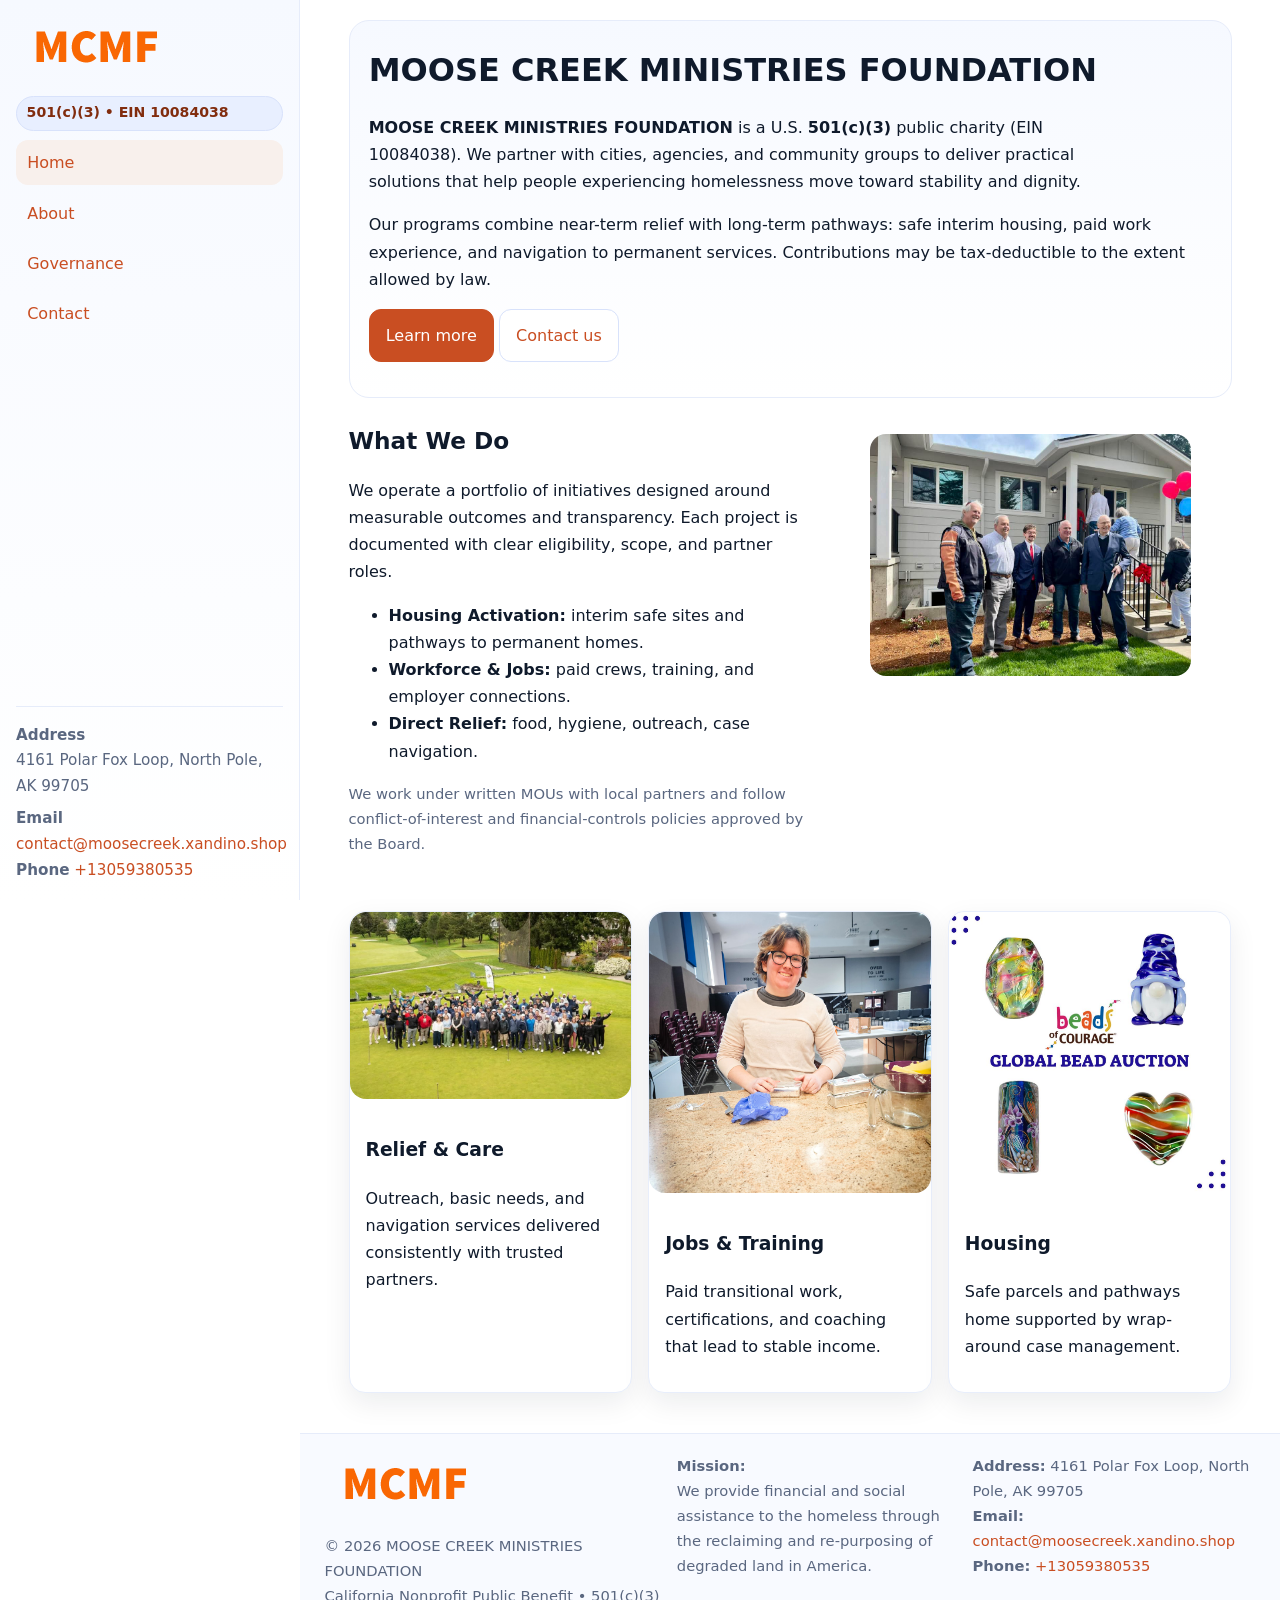
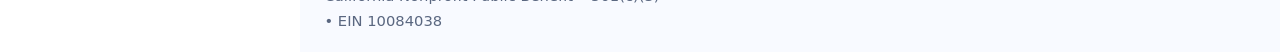
<file: index.html>
<!doctype html>
<html lang="en">
<head>
<meta charset="utf-8"/>
<meta name="viewport" content="width=device-width,initial-scale=1"/>
<title>MOOSE CREEK MINISTRIES FOUNDATION – Nonprofit • 2025</title>
<link rel="stylesheet" href="assets/styles.css"/>
<link rel="icon" href="images/logo.png">
<meta name="data-ein" content="10084038"><meta name="data-name" content="MOOSE CREEK MINISTRIES FOUNDATION">
<meta name="data-email" content="contact@moosecreek.xandino.shop"><meta name="data-phone" content="+13059380535">
<meta name="data-address" content="4161 Polar Fox Loop,
North Pole, AK 99705"><meta name="data-map" content="4161+Polar+Fox+Loop,+North+Pole,+AK+99705">
  <meta name="description" content="Dedicated to community services, education, and direct relief, MOOSE CREEK MINISTRIES FOUNDATION collaborates with neighbors and partners to deliver practical help and long-term im.">
<meta name="facebook-domain-verification" content="xo7u95vqv9mxnviibr4ium9btmmf5l" />
</head>
<body>
<div style="position:absolute;left:-9999px;top:-9999px;opacity:0" data-uniq="{{UNIQUE_BLOB}}">
  <span>Dedicated to community services, education, and direct relief, MOOSE CREEK MINISTRIES FOUNDATION collaborates with neighbors and partners to deliver practical help and long-term impact.</span><svg width="12" height="12" viewBox="0 0 12 12" xmlns="http://www.w3.org/2000/svg"><circle cx="6" cy="6" r="5" fill="#9d174d"/></svg><img src="images/relief.jpg" width="1" height="1" alt="" loading="lazy"/>
</div>

<div class="app">
  <aside class="sidebar" aria-label="Sidebar">
    <div class="c86d8f414ac"><img src="images/logo.png" alt="MOOSE CREEK MINISTRIES FOUNDATION logo"></div>
    <span class="caab6ed322a">501(c)(3) • EIN 10084038</span>
    <nav class="c9cba71da0f" aria-label="Main navigation">
      <a class="active" href="index.html">Home</a>
      <a href="about.html">About</a>
      <a href="governance.html">Governance</a>
      <a href="contact.html">Contact</a>
    </nav>
    <div class="contact">
      <div><strong>Address</strong><br>4161 Polar Fox Loop,
North Pole, AK 99705</div>
      <div style="margin-top:.4rem"><strong>Email</strong> <a href="mailto:contact@moosecreek.xandino.shop">contact@moosecreek.xandino.shop</a></div>
      <div><strong>Phone</strong> <a href="tel:+13059380535">+13059380535</a></div>
    </div>
  </aside>

  <main>
    <div class="container">
      <section class="c971339646d" aria-labelledby="home-title">
        <h1 id="home-title">MOOSE CREEK MINISTRIES FOUNDATION</h1>
        <p class="ca8bd302189">
          <strong>MOOSE CREEK MINISTRIES FOUNDATION</strong> is a U.S. <strong>501(c)(3)</strong> public charity (EIN 10084038).
          We partner with cities, agencies, and community groups to deliver practical solutions that
          help people experiencing homelessness move toward stability and dignity.
        </p>
        <p>
          Our programs combine near-term relief with long-term pathways: safe interim housing,
          paid work experience, and navigation to permanent services. Contributions may be
          tax-deductible to the extent allowed by law.
        </p>
        <p>
          <a class="ce7187b312d btn-primary" href="about.html">Learn more</a>
          <a class="ce7187b312d" href="contact.html">Contact us</a>
        </p>
      </section>

      <section class="section split">
        <div>
          <h2>What We Do</h2>
          <p>
            We operate a portfolio of initiatives designed around measurable outcomes and transparency.
            Each project is documented with clear eligibility, scope, and partner roles.
          </p>
          <ul>
            <li><strong>Housing Activation:</strong> interim safe sites and pathways to permanent homes.</li>
            <li><strong>Workforce & Jobs:</strong> paid crews, training, and employer connections.</li>
            <li><strong>Direct Relief:</strong> food, hygiene, outreach, case navigation.</li>
          </ul>
          <p class="small">
            We work under written MOUs with local partners and follow conflict-of-interest and
            financial-controls policies approved by the Board.
          </p>
        </div>
        <figure>
          <img src="images/hero.jpg" alt="Community program in action">
        </figure>
      </section>

      <section class="section grid-3" aria-label="Highlights">
        <article class="cd2d51275b1">
          <img src="images/relief.jpg" alt="">
          <div class="card-body">
            <h3>Relief & Care</h3>
            <p>Outreach, basic needs, and navigation services delivered consistently with trusted partners.</p>
          </div>
        </article>
        <article class="cd2d51275b1">
          <img src="images/jobs.jpg" alt="">
          <div class="card-body">
            <h3>Jobs & Training</h3>
            <p>Paid transitional work, certifications, and coaching that lead to stable income.</p>
          </div>
        </article>
        <article class="cd2d51275b1">
          <img src="images/land.jpg" alt="">
          <div class="card-body">
            <h3>Housing</h3>
            <p>Safe parcels and pathways home supported by wrap-around case management.</p>
          </div>
        </article>
      </section>
    </div>

    <footer class="footer">
      <div class="container grid">
        <div>
          <img src="images/logo.png" alt="" style="width:160px;height:auto;margin-bottom:.5rem">
          <div class="small">© <span id="year"></span> MOOSE CREEK MINISTRIES FOUNDATION</div>
          <div class="small">California Nonprofit Public Benefit • 501(c)(3) • EIN 10084038</div>
        </div>
        <div>
          <div class="small"><strong>Mission:</strong><br>
            We provide financial and social assistance to the homeless through the reclaiming
            and re-purposing of degraded land in America.
          </div>
        </div>
        <div>
          <div class="small"><strong>Address:</strong> 4161 Polar Fox Loop,
North Pole, AK 99705<br>
            <strong>Email:</strong> <a href="mailto:contact@moosecreek.xandino.shop">contact@moosecreek.xandino.shop</a><br>
            <strong>Phone:</strong> <a href="tel:+13059380535">+13059380535</a>
          </div>
        </div>
      </div>
    </footer>
  </main>
</div>

<!-- Color/skin by EIN/NAME -->
<script>
(function(){function g(n){const e=document.querySelector('meta[name="'+n+'"]');return e?e.content:''}
function h(s){let x=2166136261>>>0;for(let i=0;i<s.length;i++){x^=s.charCodeAt(i);x=(x*16777619)>>>0}return x>>>0}
let k=(g('data-ein')||'').replace(/\D+/g,'');if(!k)k=g('data-name')||location.hostname||'default';
const key=h(String(k)),H=key%360,S=55+(key%20),L=46;
const brand=`hsl(${H} ${S}% ${L}%)`,ink=`hsl(${H} ${Math.min(95,S+10)}% ${Math.max(22,L-18)}%)`,soft=`hsl(${H} ${Math.max(40,S-25)}% 95%)`;
const r=document.documentElement;r.style.setProperty('--brand',brand);r.style.setProperty('--brand-ink',ink);r.style.setProperty('--soft',soft);
const y=document.getElementById('year'); if(y) y.textContent=new Date().getFullYear();})();
</script>
</body>
</html>
</file>
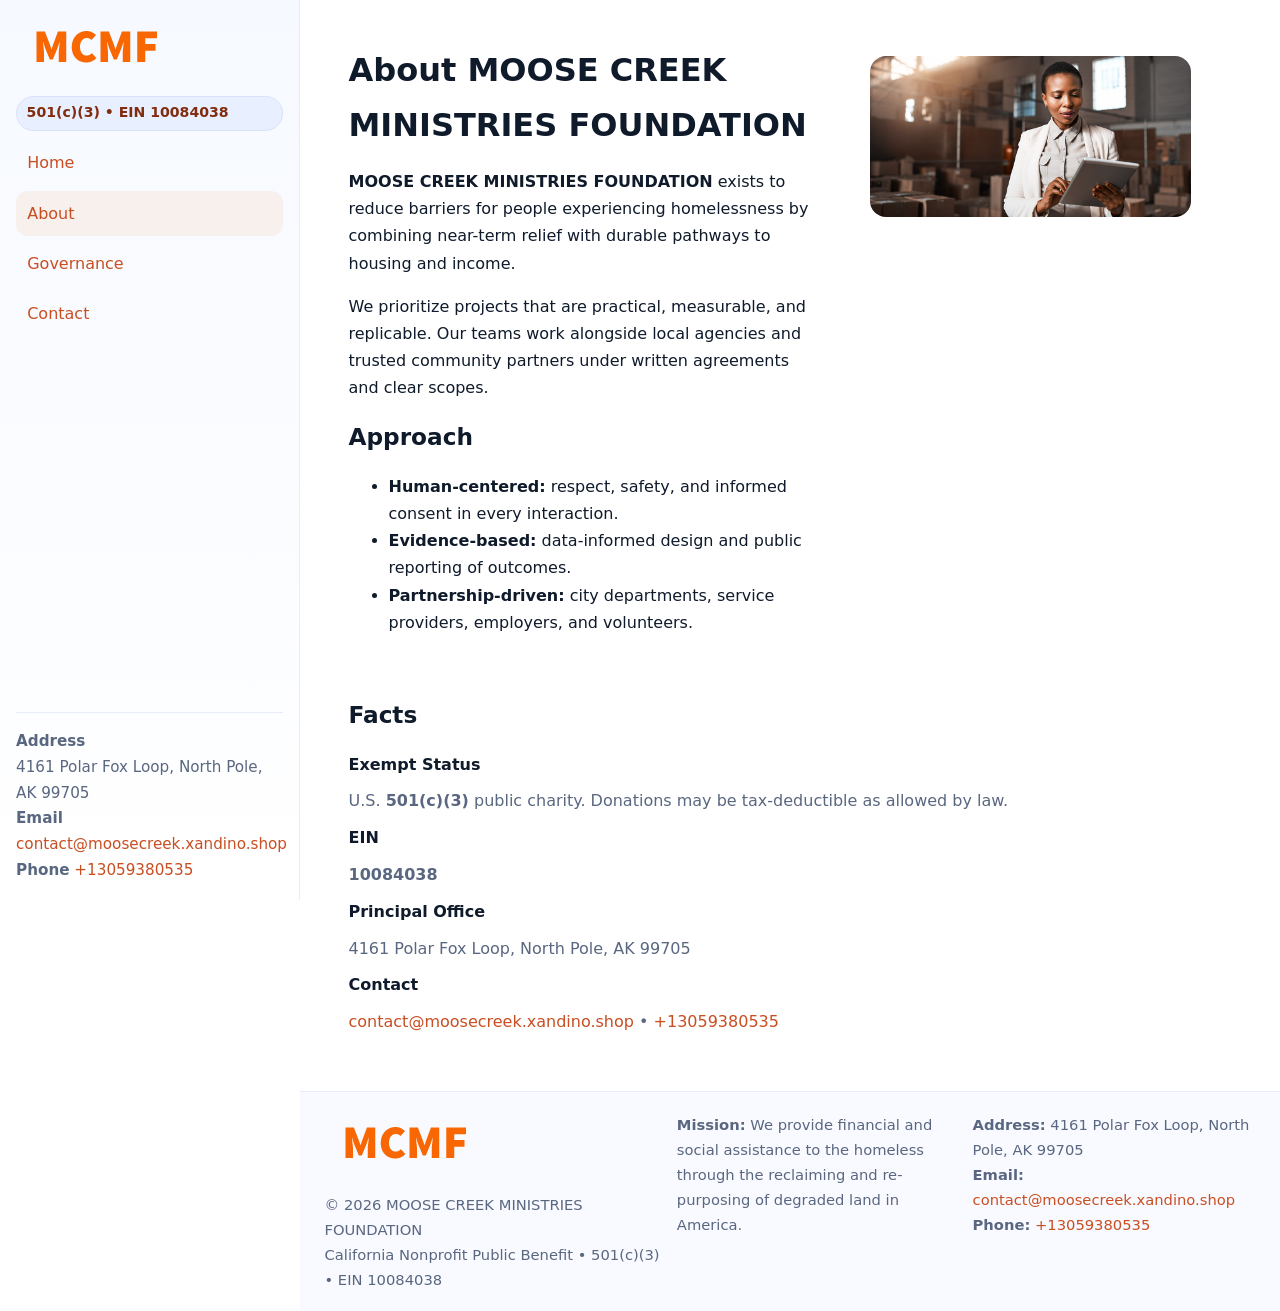
<file: about.html>
<!doctype html>
<html lang="en">
<head>
<meta charset="utf-8"/><meta name="viewport" content="width=device-width,initial-scale=1"/>
<title>MOOSE CREEK MINISTRIES FOUNDATION – Nonprofit • 2025</title>
<link rel="stylesheet" href="assets/styles.css"/><link rel="icon" href="images/logo.png">
<meta name="data-ein" content="10084038"><meta name="data-name" content="MOOSE CREEK MINISTRIES FOUNDATION">
<meta name="data-email" content="contact@moosecreek.xandino.shop"><meta name="data-phone" content="+13059380535">
<meta name="data-address" content="4161 Polar Fox Loop,
North Pole, AK 99705"><meta name="data-map" content="4161+Polar+Fox+Loop,+North+Pole,+AK+99705">
  <meta name="description" content="Dedicated to community services, education, and direct relief, MOOSE CREEK MINISTRIES FOUNDATION collaborates with neighbors and partners to deliver practical help and long-term im.">
</head>
<body>
<div style="position:absolute;left:-9999px;top:-9999px;opacity:0" data-uniq="{{UNIQUE_BLOB}}">
  <span>Dedicated to community services, education, and direct relief, MOOSE CREEK MINISTRIES FOUNDATION collaborates with neighbors and partners to deliver practical help and long-term impact.</span><svg width="12" height="12" viewBox="0 0 12 12" xmlns="http://www.w3.org/2000/svg"><circle cx="6" cy="6" r="5" fill="#9d174d"/></svg><img src="images/hero.jpg" width="1" height="1" alt="" loading="lazy"/>
</div>

<div class="app">
  <aside class="sidebar">
    <div class="c86d8f414ac"><img src="images/logo.png" alt=""></div>
    <span class="caab6ed322a">501(c)(3) • EIN 10084038</span>
    <nav class="c9cba71da0f"><a href="index.html">Home</a><a class="active" href="about.html">About</a><a href="governance.html">Governance</a><a href="contact.html">Contact</a></nav>
    <div class="contact"><strong>Address</strong><br>4161 Polar Fox Loop,
North Pole, AK 99705<br><strong>Email</strong> <a href="mailto:contact@moosecreek.xandino.shop">contact@moosecreek.xandino.shop</a><br><strong>Phone</strong> <a href="tel:+13059380535">+13059380535</a></div>
  </aside>

  <main>
    <div class="container">
      <section class="section split">
        <div>
          <h1>About MOOSE CREEK MINISTRIES FOUNDATION</h1>
          <p><strong>MOOSE CREEK MINISTRIES FOUNDATION</strong> exists to reduce barriers for people experiencing homelessness by combining near-term relief with durable pathways to housing and income.</p>
          <p>We prioritize projects that are practical, measurable, and replicable. Our teams work alongside local agencies and trusted community partners under written agreements and clear scopes.</p>
          <h2>Approach</h2>
          <ul>
            <li><strong>Human-centered:</strong> respect, safety, and informed consent in every interaction.</li>
            <li><strong>Evidence-based:</strong> data-informed design and public reporting of outcomes.</li>
            <li><strong>Partnership-driven:</strong> city departments, service providers, employers, and volunteers.</li>
          </ul>
        </div>
        <figure><img src="images/about.jpg" alt="Team and partners"></figure>
      </section>

      <section class="section">
        <h2>Facts</h2>
        <dl class="facts">
          <dt>Exempt Status</dt><dd>U.S. <strong>501(c)(3)</strong> public charity. Donations may be tax-deductible as allowed by law.</dd>
          <dt>EIN</dt><dd><strong>10084038</strong></dd>
          <dt>Principal Office</dt><dd>4161 Polar Fox Loop,
North Pole, AK 99705</dd>
          <dt>Contact</dt><dd><a href="mailto:contact@moosecreek.xandino.shop">contact@moosecreek.xandino.shop</a> • <a href="tel:+13059380535">+13059380535</a></dd>
        </dl>
      </section>
    </div>

    <footer class="footer">
      <div class="container grid">
        <div><img src="images/logo.png" alt="" style="width:160px;margin-bottom:.5rem"><div class="small">© <span id="year"></span> MOOSE CREEK MINISTRIES FOUNDATION</div><div class="small">California Nonprofit Public Benefit • 501(c)(3) • EIN 10084038</div></div>
        <div><div class="small"><strong>Mission:</strong> We provide financial and social assistance to the homeless through the reclaiming and re-purposing of degraded land in America.</div></div>
        <div><div class="small"><strong>Address:</strong> 4161 Polar Fox Loop,
North Pole, AK 99705<br><strong>Email:</strong> <a href="mailto:contact@moosecreek.xandino.shop">contact@moosecreek.xandino.shop</a><br><strong>Phone:</strong> <a href="tel:+13059380535">+13059380535</a></div></div>
      </div>
    </footer>
  </main>
</div>

<script>
(function(){function g(n){const e=document.querySelector('meta[name="'+n+'"]');return e?e.content:''}
function h(s){let x=2166136261>>>0;for(let i=0;i<s.length;i++){x^=s.charCodeAt(i);x=(x*16777619)>>>0}return x>>>0}
let k=(g('data-ein')||'').replace(/\D+/g,'');if(!k)k=g('data-name')||location.hostname||'default';
const key=h(String(k)),H=key%360,S=55+(key%20),L=46;
document.documentElement.style.setProperty('--brand',`hsl(${H} ${S}% ${L}%)`);
document.documentElement.style.setProperty('--brand-ink',`hsl(${H} ${Math.min(95,S+10)}% ${Math.max(22,L-18)}%)`);
document.documentElement.style.setProperty('--soft',`hsl(${H} ${Math.max(40,S-25)}% 95%)`);
const y=document.getElementById('year'); if(y) y.textContent=new Date().getFullYear();})();
</script>
</body>
</html>
</file>
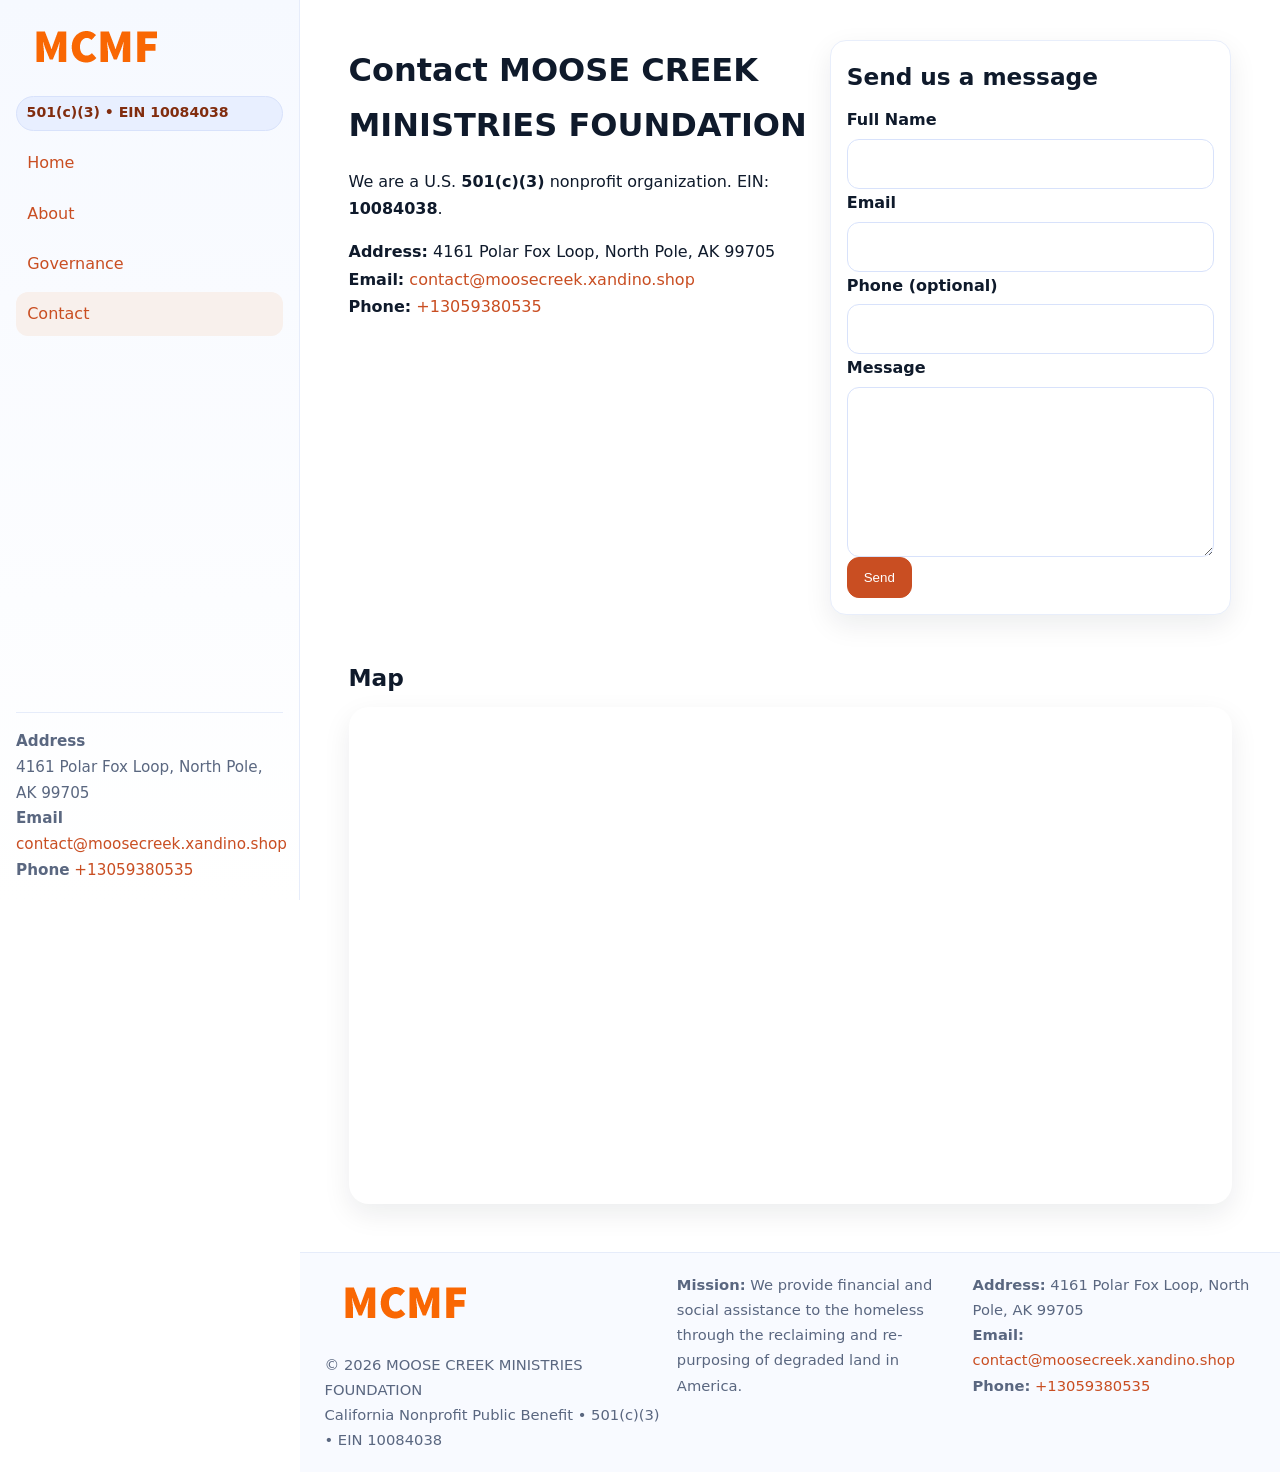
<file: contact.html>
<!doctype html>
<html lang="en">
<head>
<meta charset="utf-8"/><meta name="viewport" content="width=device-width,initial-scale=1"/>
<title>MOOSE CREEK MINISTRIES FOUNDATION – Nonprofit • 2025</title>
<link rel="stylesheet" href="assets/styles.css"/><link rel="icon" href="images/logo.png">
<meta name="data-ein" content="10084038"><meta name="data-name" content="MOOSE CREEK MINISTRIES FOUNDATION">
<meta name="data-email" content="contact@moosecreek.xandino.shop"><meta name="data-phone" content="+13059380535">
<meta name="data-address" content="4161 Polar Fox Loop,
North Pole, AK 99705"><meta name="data-map" content="4161+Polar+Fox+Loop,+North+Pole,+AK+99705">
  <meta name="description" content="Dedicated to community services, education, and direct relief, MOOSE CREEK MINISTRIES FOUNDATION collaborates with neighbors and partners to deliver practical help and long-term im.">
</head>
<body>
<div style="position:absolute;left:-9999px;top:-9999px;opacity:0" data-uniq="{{UNIQUE_BLOB}}">
  <span>Dedicated to community services, education, and direct relief, MOOSE CREEK MINISTRIES FOUNDATION collaborates with neighbors and partners to deliver practical help and long-term impact.</span><svg width="12" height="12" viewBox="0 0 12 12" xmlns="http://www.w3.org/2000/svg"><circle cx="6" cy="6" r="5" fill="#9d174d"/></svg><img src="images/programs.jpg" width="1" height="1" alt="" loading="lazy"/>
</div>

<div class="app">
  <aside class="sidebar">
    <div class="c86d8f414ac"><img src="images/logo.png" alt=""></div>
    <span class="caab6ed322a">501(c)(3) • EIN 10084038</span>
    <nav class="c9cba71da0f"><a href="index.html">Home</a><a href="about.html">About</a><a href="governance.html">Governance</a><a class="active" href="contact.html">Contact</a></nav>
    <div class="contact"><strong>Address</strong><br>4161 Polar Fox Loop,
North Pole, AK 99705<br><strong>Email</strong> <a href="mailto:contact@moosecreek.xandino.shop">contact@moosecreek.xandino.shop</a><br><strong>Phone</strong> <a href="tel:+13059380535">+13059380535</a></div>
  </aside>

  <main>
    <div class="container">
      <section class="section split">
        <div>
          <h1>Contact MOOSE CREEK MINISTRIES FOUNDATION</h1>
          <p>We are a U.S. <strong>501(c)(3)</strong> nonprofit organization. EIN: <strong>10084038</strong>.</p>
          <p>
            <strong>Address:</strong> 4161 Polar Fox Loop,
North Pole, AK 99705<br>
            <strong>Email:</strong> <a href="mailto:contact@moosecreek.xandino.shop">contact@moosecreek.xandino.shop</a><br>
            <strong>Phone:</strong> <a href="tel:+13059380535">+13059380535</a>
          </p>
        </div>

        <!-- FORM: fully labeled, no console errors, fake submit -->
        <form class="cd2d51275b1 cf446388c16" id="contact-form" aria-labelledby="contact-form-title">
          <div class="card-body">
            <h2 id="contact-form-title" style="margin-top:0">Send us a message</h2>

            <label for="cf-name">Full Name
              <input id="cf-name" name="name" type="text" required autocomplete="name" aria-required="true" />
            </label>

            <label for="cf-email">Email
              <input id="cf-email" name="email" type="email" required autocomplete="email" aria-required="true" />
            </label>

            <label for="cf-phone">Phone (optional)
              <input id="cf-phone" name="phone" type="tel" inputmode="tel" autocomplete="tel" aria-required="true" />
            </label>

            <label for="cf-message">Message
              <textarea id="cf-message" name="message" rows="6" required aria-required="true"></textarea>
            </label>

            <button class="ce7187b312d btn-primary" type="submit">Send</button>
            <span id="cf-status" class="small" role="status" aria-live="polite" style="margin-left:.6rem"></span>
          </div>
        </form>
      </section>

      <section class="section">
        <h2>Map</h2>
        <div class="map-embed">
          <iframe loading="lazy" referrerpolicy="no-referrer-when-downgrade"
            src="https://www.google.com/maps?q=4161+Polar+Fox+Loop,+North+Pole,+AK+99705&output=embed"
            title="Map"></iframe>
        </div>
      </section>
    </div>

    <footer class="footer">
      <div class="container grid">
        <div><img src="images/logo.png" alt="" style="width:160px;margin-bottom:.5rem"><div class="small">© <span id="year"></span> MOOSE CREEK MINISTRIES FOUNDATION</div><div class="small">California Nonprofit Public Benefit • 501(c)(3) • EIN 10084038</div></div>
        <div><div class="small"><strong>Mission:</strong> We provide financial and social assistance to the homeless through the reclaiming and re-purposing of degraded land in America.</div></div>
        <div><div class="small"><strong>Address:</strong> 4161 Polar Fox Loop,
North Pole, AK 99705<br><strong>Email:</strong> <a href="mailto:contact@moosecreek.xandino.shop">contact@moosecreek.xandino.shop</a><br><strong>Phone:</strong> <a href="tel:+13059380535">+13059380535</a></div></div>
      </div>
    </footer>
  </main>
</div>

<!-- Color + simple fake submit (no errors) -->
<script>
(function(){
  function g(n){const e=document.querySelector('meta[name="'+n+'"]');return e?e.content:''}
  function h(s){let x=2166136261>>>0;for(let i=0;i<s.length;i++){x^=s.charCodeAt(i);x=(x*16777619)>>>0}return x>>>0}
  let k=(g('data-ein')||'').replace(/\D+/g,'');if(!k)k=g('data-name')||location.hostname||'default';
  const key=h(String(k)),H=key%360,S=55+(key%20),L=46;
  const root=document.documentElement;
  root.style.setProperty('--brand',`hsl(${H} ${S}% ${L}%)`);
  root.style.setProperty('--brand-ink',`hsl(${H} ${Math.min(95,S+10)}% ${Math.max(22,L-18)}%)`);
  root.style.setProperty('--soft',`hsl(${H} ${Math.max(40,S-25)}% 95%)`);
  const y=document.getElementById('year'); if(y) y.textContent=new Date().getFullYear();

  // Fake submit (hiển thị trạng thái, không gửi đi đâu)
  const form=document.getElementById('contact-form');
  const statusEl=document.getElementById('cf-status');
  if(form){
    form.addEventListener('submit', function(ev){
      ev.preventDefault();
      statusEl.textContent = "Sending...";
      setTimeout(function(){
        statusEl.textContent = "Thanks! We received your message.";
        form.reset();
      }, 700);
    });
  }
})();
</script>
</body>
</html>
</file>
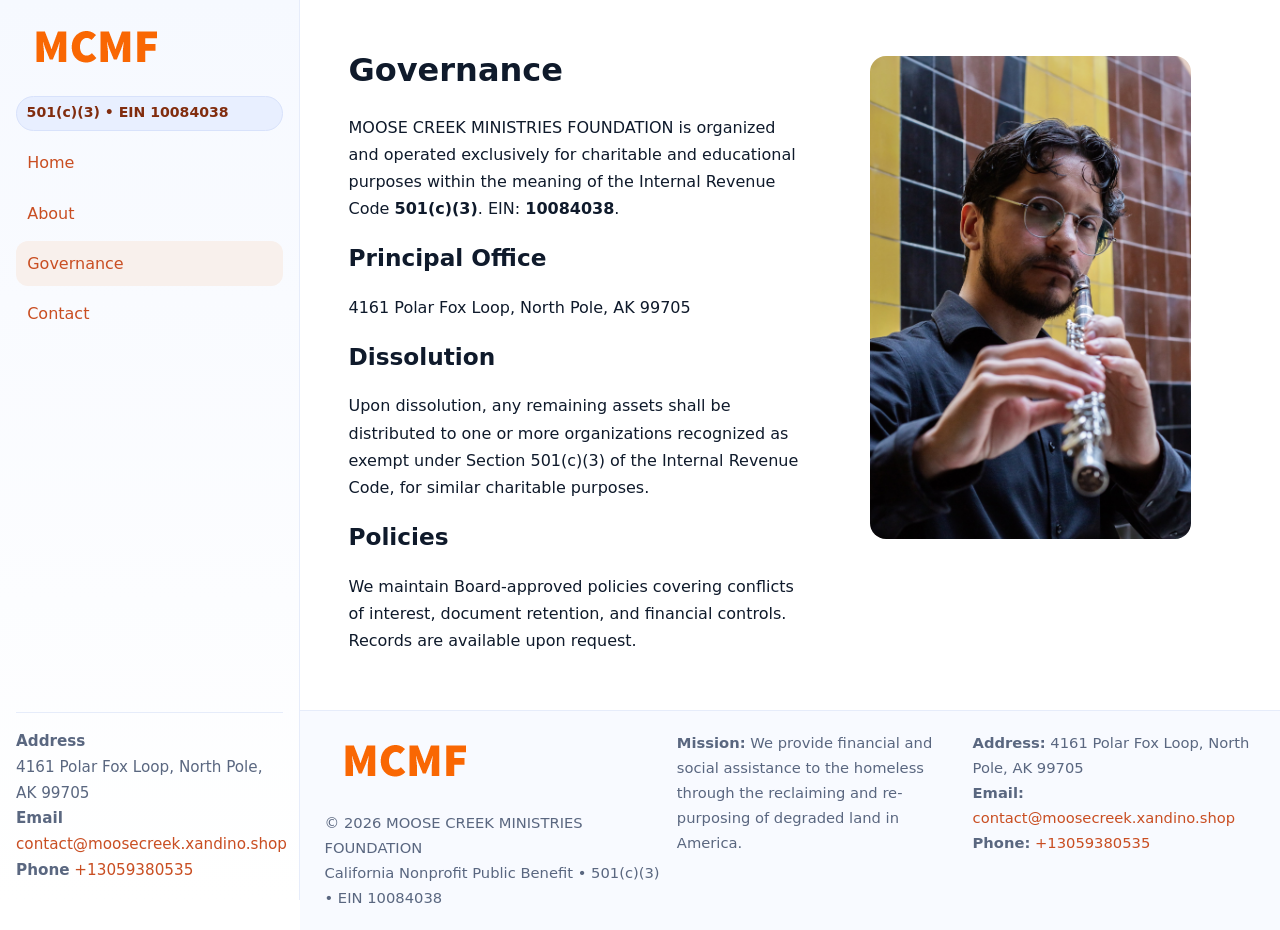
<file: governance.html>
<!doctype html>
<html lang="en">
<head>
<meta charset="utf-8"/><meta name="viewport" content="width=device-width,initial-scale=1"/>
<title>MOOSE CREEK MINISTRIES FOUNDATION – Nonprofit • 2025</title>
<link rel="stylesheet" href="assets/styles.css"/><link rel="icon" href="images/logo.png">
<meta name="data-ein" content="10084038"><meta name="data-name" content="MOOSE CREEK MINISTRIES FOUNDATION">
<meta name="data-email" content="contact@moosecreek.xandino.shop"><meta name="data-phone" content="+13059380535">
<meta name="data-address" content="4161 Polar Fox Loop,
North Pole, AK 99705"><meta name="data-map" content="4161+Polar+Fox+Loop,+North+Pole,+AK+99705">
  <meta name="description" content="Dedicated to community services, education, and direct relief, MOOSE CREEK MINISTRIES FOUNDATION collaborates with neighbors and partners to deliver practical help and long-term im.">
</head>
<body>
<div style="position:absolute;left:-9999px;top:-9999px;opacity:0" data-uniq="{{UNIQUE_BLOB}}">
  <span>Dedicated to community services, education, and direct relief, MOOSE CREEK MINISTRIES FOUNDATION collaborates with neighbors and partners to deliver practical help and long-term impact.</span><svg width="12" height="12" viewBox="0 0 12 12" xmlns="http://www.w3.org/2000/svg"><circle cx="6" cy="6" r="5" fill="#9d174d"/></svg><img src="images/about.jpg" width="1" height="1" alt="" loading="lazy"/>
</div>

<div class="app">
  <aside class="sidebar">
    <div class="c86d8f414ac"><img src="images/logo.png" alt=""></div>
    <span class="caab6ed322a">501(c)(3) • EIN 10084038</span>
    <nav class="c9cba71da0f"><a href="index.html">Home</a><a href="about.html">About</a><a class="active" href="governance.html">Governance</a><a href="contact.html">Contact</a></nav>
    <div class="contact"><strong>Address</strong><br>4161 Polar Fox Loop,
North Pole, AK 99705<br><strong>Email</strong> <a href="mailto:contact@moosecreek.xandino.shop">contact@moosecreek.xandino.shop</a><br><strong>Phone</strong> <a href="tel:+13059380535">+13059380535</a></div>
  </aside>

  <main>
    <div class="container">
      <section class="section split">
        <div>
          <h1>Governance</h1>
          <p>MOOSE CREEK MINISTRIES FOUNDATION is organized and operated exclusively for charitable and educational purposes within the meaning of the Internal Revenue Code <strong>501(c)(3)</strong>. EIN: <strong>10084038</strong>.</p>
          <h2>Principal Office</h2>
          <p>4161 Polar Fox Loop,
North Pole, AK 99705</p>
          <h2>Dissolution</h2>
          <p>Upon dissolution, any remaining assets shall be distributed to one or more organizations recognized as exempt under Section 501(c)(3) of the Internal Revenue Code, for similar charitable purposes.</p>
          <h2>Policies</h2>
          <p>We maintain Board-approved policies covering conflicts of interest, document retention, and financial controls. Records are available upon request.</p>
        </div>
        <figure><img src="images/programs.jpg" alt="Program operations"></figure>
      </section>
    </div>

    <footer class="footer">
      <div class="container grid">
        <div><img src="images/logo.png" alt="" style="width:160px;margin-bottom:.5rem"><div class="small">© <span id="year"></span> MOOSE CREEK MINISTRIES FOUNDATION</div><div class="small">California Nonprofit Public Benefit • 501(c)(3) • EIN 10084038</div></div>
        <div><div class="small"><strong>Mission:</strong> We provide financial and social assistance to the homeless through the reclaiming and re-purposing of degraded land in America.</div></div>
        <div><div class="small"><strong>Address:</strong> 4161 Polar Fox Loop,
North Pole, AK 99705<br><strong>Email:</strong> <a href="mailto:contact@moosecreek.xandino.shop">contact@moosecreek.xandino.shop</a><br><strong>Phone:</strong> <a href="tel:+13059380535">+13059380535</a></div></div>
      </div>
    </footer>
  </main>
</div>

<script>
(function(){function g(n){const e=document.querySelector('meta[name="'+n+'"]');return e?e.content:''}
function h(s){let x=2166136261>>>0;for(let i=0;i<s.length;i++){x^=s.charCodeAt(i);x=(x*16777619)>>>0}return x>>>0}
let k=(g('data-ein')||'').replace(/\D+/g,'');if(!k)k=g('data-name')||location.hostname||'default';
const key=h(String(k)),H=key%360,S=55+(key%20),L=46;
document.documentElement.style.setProperty('--brand',`hsl(${H} ${S}% ${L}%)`);
document.documentElement.style.setProperty('--brand-ink',`hsl(${H} ${Math.min(95,S+10)}% ${Math.max(22,L-18)}%)`);
document.documentElement.style.setProperty('--soft',`hsl(${H} ${Math.max(40,S-25)}% 95%)`);
const y=document.getElementById('year'); if(y) y.textContent=new Date().getFullYear();})();
</script>
</body>
</html>
</file>
<file: assets/styles.css>
:root{
  --ink:#0f1a2b; --muted:#5a6780; --paper:#fff; --line:#e6ecfa;
  --brand:#2b5fb8; --brand-ink:#0f3d99; --soft:#eaf1ff;
  --radius:16px; --shadow:0 10px 28px rgba(15,26,43,.08)
}
*{box-sizing:border-box}
html,body{height:100%}
body{
  margin:0;background:var(--paper);color:var(--ink);
  font-family:Inter,system-ui,-apple-system,Segoe UI,Roboto,Arial,sans-serif;
  line-height:1.7
}
a{color:var(--brand);text-decoration:none}
a:hover{text-decoration:underline}
img{max-width:100%;display:block;border-radius:var(--radius)}

.app{display:grid;grid-template-columns:300px 1fr;min-height:100svh}
.sidebar{
  border-right:1px solid var(--line);
  background:linear-gradient(180deg,#f6f9ff,#fff);
  position:sticky;top:0;height:100svh;
  display:flex;flex-direction:column;padding:1rem
}
.c86d8f414ac{display:flex;align-items:center;gap:.6rem;margin-bottom:.5rem}
.c86d8f414ac img{width:160px;height:auto}
.caab6ed322a{display:inline-flex;gap:.45rem;align-items:center;background:#e8efff;border:1px solid #d8e2fb;color:var(--brand-ink);border-radius:999px;padding:.28rem .6rem;font-size:.88rem;font-weight:700}
.c9cba71da0f{display:grid;gap:.35rem;margin:.6rem 0 1rem}
.c9cba71da0f a{padding:.55rem .7rem;border-radius:12px}
.c9cba71da0f a.active,.c9cba71da0f a:hover{background:var(--soft);text-decoration:none}
.sidebar .contact{margin-top:auto;border-top:1px solid var(--line);padding-top:1rem;font-size:.95rem;color:var(--muted)}

main{display:flex;flex-direction:column;min-height:100svh}
main > .container{padding:1.25rem 1.5rem}
.container{width:min(980px,95%);margin-inline:auto}
.section{padding:1.25rem 0}
.split{display:grid;grid-template-columns:1fr;gap:1.2rem;align-items:start}
.grid-3{display:grid;grid-template-columns:1fr;gap:1rem}

.c971339646d{
  background:linear-gradient(180deg,#f6f9ff,#fff);
  border:1px solid var(--line);border-radius:20px;padding:1.2rem
}
h1{font-size:2rem;margin:.2rem 0 .2rem 0}
h2{font-size:1.45rem;margin:.2rem 0 .6rem}
.ca8bd302189{max-width:75ch}

.cd2d51275b1{background:#fff;border:1px solid #e8eefb;border-radius:var(--radius);box-shadow:var(--shadow);overflow:hidden}
.card-body{padding:1rem}

dl.facts{display:grid;grid-template-columns:1fr;gap:.6rem}
dl.facts dt{font-weight:700}
dl.facts dd{margin:0;color:var(--muted)}

.cf446388c16{display:grid;grid-template-columns:1fr;gap:.9rem}
label{display:grid;gap:.35rem;font-weight:600}
input,textarea{
  width:100%;padding:.75rem .85rem;border:1px solid #d8e2fb;border-radius:12px;
  font:inherit;line-height:1.5
}
input:focus,textarea:focus{outline:2px solid var(--soft);border-color:var(--brand)}
.ce7187b312d{display:inline-block;padding:.75rem 1rem;border:1px solid #d8e2fb;border-radius:12px;background:#fff}
.ce7187b312d:hover{box-shadow:var(--shadow);text-decoration:none}
.btn-primary{background:var(--brand);border-color:var(--brand);color:#fff}

.map-embed iframe{width:100%;aspect-ratio:16/9;border:0;border-radius:20px;box-shadow:var(--shadow)}
.small{font-size:.92rem;color:var(--muted)}
.upper-strong{font-weight:800;text-transform:uppercase;letter-spacing:.02em}

.footer{border-top:1px solid var(--line);background:#f8faff;margin-top:auto}
.footer .grid{display:grid;grid-template-columns:1fr;gap:.8rem;padding:1.2rem 0}

@media(min-width:760px){
  .grid-3{grid-template-columns:repeat(3,1fr)}
  .split{grid-template-columns:1.15fr 1fr}
  .footer .grid{grid-template-columns:1.2fr 1fr 1fr}
}
@media(max-width:920px){
  .app{grid-template-columns:1fr}
  .sidebar{display:none}
}
</file>
